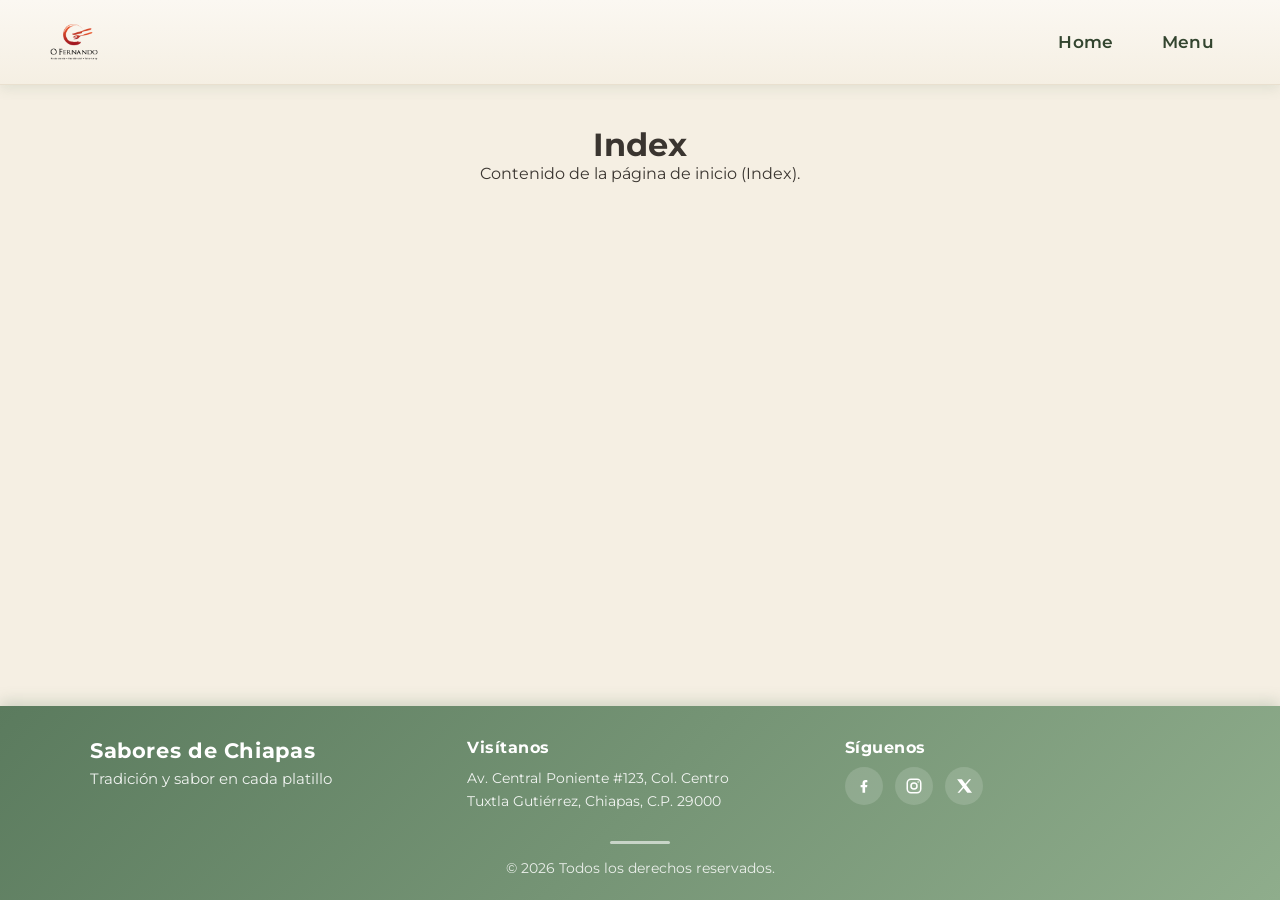
<file: html/index.html>
<!DOCTYPE html>
<html lang="en">
<head>
    <meta charset="UTF-8">
    <meta name="viewport" content="width=device-width, initial-scale=1.0">
    <title>Index</title>
    <link rel="preconnect" href="https://fonts.googleapis.com">
    <link rel="preconnect" href="https://fonts.gstatic.com" crossorigin>
    <link href="https://fonts.googleapis.com/css2?family=Montserrat:wght@400;500;600;700;800&display=swap" rel="stylesheet">
    <link rel="stylesheet" href="../css/styles.css">
</head>
<body>
    <header class="site-header">
        <div class="logo">
            <img src="../assets/Logo.webp" alt="Logo">
        </div>
        <nav class="nav-links">
            <a href="home.html">Home</a>
            <a href="menu.html">Menu</a>
        </nav>
    </header>

    <main class="main-content">
        <h1>Index</h1>
        <p>Contenido de la página de inicio (Index).</p>
    </main>

    <footer class="site-footer">
        <div class="footer-content">
            <div class="footer-col">
                <p class="site-footer__brand">Sabores de Chiapas</p>
                <p class="site-footer__tagline">Tradición y sabor en cada platillo</p>
            </div>
            <div class="footer-col">
                <h4 class="footer-col__title">Visítanos</h4>
                <p class="footer-col__text">
                    Av. Central Poniente #123, Col. Centro<br>
                    Tuxtla Gutiérrez, Chiapas, C.P. 29000
                </p>
            </div>
            <div class="footer-col">
                <h4 class="footer-col__title">Síguenos</h4>
                <div class="footer-social">
                    <a href="#" class="footer-social__link" aria-label="Facebook">
                        <svg viewBox="0 0 24 24" fill="currentColor" aria-hidden="true"><path d="M13.5 21v-7.5H16l.5-3H13.5V8.5c0-.9.2-1.5 1.5-1.5H16.5V4.3C16.2 4.3 15.2 4 14 4c-2.4 0-4 1.5-4 4.2V10.5H7.5V13.5H10V21H13.5Z"/></svg>
                    </a>
                    <a href="#" class="footer-social__link" aria-label="Instagram">
                        <svg viewBox="0 0 24 24" fill="none" stroke="currentColor" stroke-width="2" stroke-linecap="round" stroke-linejoin="round" aria-hidden="true">
                            <rect x="3" y="3" width="18" height="18" rx="5"></rect>
                            <circle cx="12" cy="12" r="4"></circle>
                            <circle cx="17.5" cy="6.5" r="1" fill="currentColor" stroke="none"></circle>
                        </svg>
                    </a>
                    <a href="#" class="footer-social__link" aria-label="X (Twitter)">
                        <svg viewBox="0 0 24 24" fill="currentColor" aria-hidden="true"><path d="M18.9 3H21.5l-6.6 7.6L22.7 21h-6.3l-4.9-6.4L5.9 21H3.3l7-8.1L2.8 3h6.4l4.5 5.9L18.9 3Z"/></svg>
                    </a>
                </div>
            </div>
        </div>
        <hr class="site-footer__divider">
        <p class="site-footer__copy">&copy; 2026 Todos los derechos reservados.</p>
    </footer>
</body>
</html>
</file>
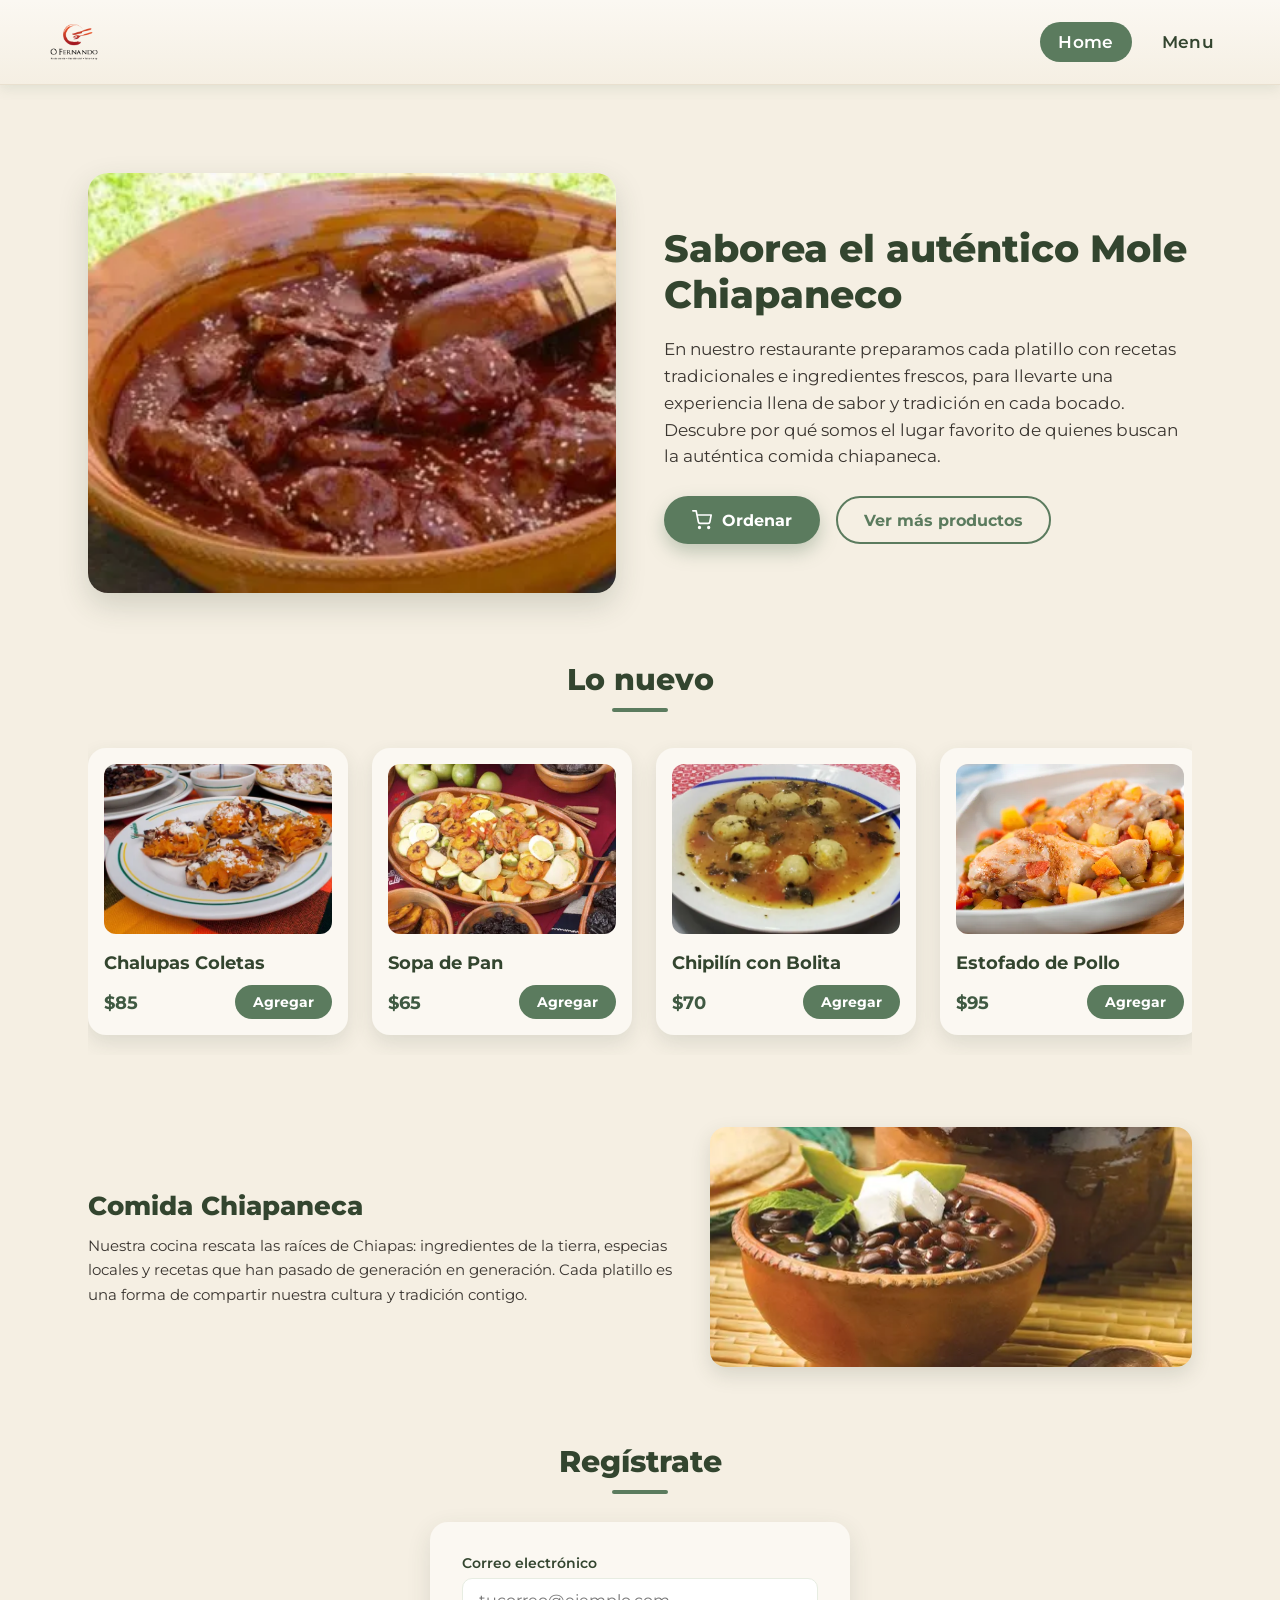
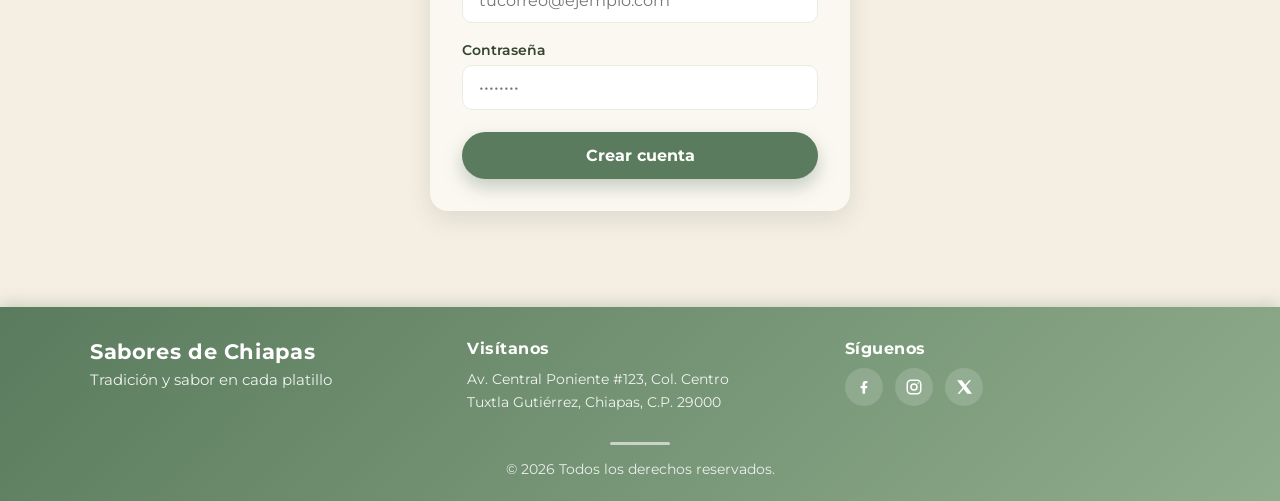
<file: html/home.html>
<!DOCTYPE html>
<html lang="en">
<head>
    <meta charset="UTF-8">
    <meta name="viewport" content="width=device-width, initial-scale=1.0">
    <title>Home</title>
    <link rel="preconnect" href="https://fonts.googleapis.com">
    <link rel="preconnect" href="https://fonts.gstatic.com" crossorigin>
    <link href="https://fonts.googleapis.com/css2?family=Montserrat:wght@400;500;600;700;800&display=swap" rel="stylesheet">
    <link rel="stylesheet" href="../css/styles.css">
</head>
<body>
    <header class="site-header">
        <div class="logo">
            <img src="../assets/Logo.webp" alt="Logo">
        </div>
        <nav class="nav-links">
            <a href="home.html" class="active">Home</a>
            <a href="menu.html">Menu</a>
        </nav>
    </header>

    <main class="main-content">
        <section class="hero">
            <div class="hero__image">
                <img src="../assets/Mole Chiapaneco.webp" alt="Mole Chiapaneco">
            </div>
            <div class="hero__content">
                <h1 class="hero__title">Saborea el auténtico Mole Chiapaneco</h1>
                <p class="hero__text">
                    En nuestro restaurante preparamos cada platillo con recetas tradicionales
                    e ingredientes frescos, para llevarte una experiencia llena de sabor y
                    tradición en cada bocado. Descubre por qué somos el lugar favorito de
                    quienes buscan la auténtica comida chiapaneca.
                </p>
                <div class="hero__actions">
                    <a href="menu.html" class="btn btn--primary">
                        <svg class="btn__icon" viewBox="0 0 24 24" fill="none" stroke="currentColor" stroke-width="2" stroke-linecap="round" stroke-linejoin="round" aria-hidden="true">
                            <circle cx="9" cy="21" r="1"></circle>
                            <circle cx="20" cy="21" r="1"></circle>
                            <path d="M1 1h4l2.68 13.39a2 2 0 0 0 2 1.61h9.72a2 2 0 0 0 2-1.61L23 6H6"></path>
                        </svg>
                        Ordenar
                    </a>
                    <a href="menu.html" class="btn btn--secondary">Ver más productos</a>
                </div>
            </div>
        </section>

        <section class="new-dishes">
            <h2 class="section-title">Lo nuevo</h2>
            <div class="carousel">
                <article class="dish-card">
                    <img class="dish-card__img" src="../assets/Chalupas coletas.webp" alt="Chalupas coletas">
                    <h3 class="dish-card__name">Chalupas Coletas</h3>
                    <div class="dish-card__footer">
                        <span class="dish-card__price">$85</span>
                        <button type="button" class="dish-card__add">Agregar</button>
                    </div>
                </article>

                <article class="dish-card">
                    <img class="dish-card__img" src="../assets/Sopa de pan.webp" alt="Sopa de pan">
                    <h3 class="dish-card__name">Sopa de Pan</h3>
                    <div class="dish-card__footer">
                        <span class="dish-card__price">$65</span>
                        <button type="button" class="dish-card__add">Agregar</button>
                    </div>
                </article>

                <article class="dish-card">
                    <img class="dish-card__img" src="../assets/Chipilín con bolita.webp" alt="Chipilín con bolita">
                    <h3 class="dish-card__name">Chipilín con Bolita</h3>
                    <div class="dish-card__footer">
                        <span class="dish-card__price">$70</span>
                        <button type="button" class="dish-card__add">Agregar</button>
                    </div>
                </article>

                <article class="dish-card">
                    <img class="dish-card__img" src="../assets/Estofado de pollo.webp" alt="Estofado de pollo">
                    <h3 class="dish-card__name">Estofado de Pollo</h3>
                    <div class="dish-card__footer">
                        <span class="dish-card__price">$95</span>
                        <button type="button" class="dish-card__add">Agregar</button>
                    </div>
                </article>
            </div>
        </section>

        <section class="chiapas-section">
            <div class="chiapas-section__content">
                <h3 class="chiapas-section__title">Comida Chiapaneca</h3>
                <p class="chiapas-section__text">
                    Nuestra cocina rescata las raíces de Chiapas: ingredientes de la
                    tierra, especias locales y recetas que han pasado de generación en
                    generación. Cada platillo es una forma de compartir nuestra cultura
                    y tradición contigo.
                </p>
            </div>
            <div class="chiapas-section__image">
                <img src="../assets/gastronomia-de-Chiapas.webp" alt="Gastronomía chiapaneca">
            </div>
        </section>

        <section class="register-section">
            <h2 class="section-title">Regístrate</h2>
            <form class="register-form" action="#" method="post">
                <div class="form-group">
                    <label for="email">Correo electrónico</label>
                    <input type="email" id="email" name="email" placeholder="tucorreo@ejemplo.com" required>
                </div>
                <div class="form-group">
                    <label for="password">Contraseña</label>
                    <input type="password" id="password" name="password" placeholder="••••••••" required>
                </div>
                <button type="submit" class="btn btn--primary register-form__submit">Crear cuenta</button>
            </form>
        </section>
    </main>

    <footer class="site-footer">
        <div class="footer-content">
            <div class="footer-col">
                <p class="site-footer__brand">Sabores de Chiapas</p>
                <p class="site-footer__tagline">Tradición y sabor en cada platillo</p>
            </div>
            <div class="footer-col">
                <h4 class="footer-col__title">Visítanos</h4>
                <p class="footer-col__text">
                    Av. Central Poniente #123, Col. Centro<br>
                    Tuxtla Gutiérrez, Chiapas, C.P. 29000
                </p>
            </div>
            <div class="footer-col">
                <h4 class="footer-col__title">Síguenos</h4>
                <div class="footer-social">
                    <a href="#" class="footer-social__link" aria-label="Facebook">
                        <svg viewBox="0 0 24 24" fill="currentColor" aria-hidden="true"><path d="M13.5 21v-7.5H16l.5-3H13.5V8.5c0-.9.2-1.5 1.5-1.5H16.5V4.3C16.2 4.3 15.2 4 14 4c-2.4 0-4 1.5-4 4.2V10.5H7.5V13.5H10V21H13.5Z"/></svg>
                    </a>
                    <a href="#" class="footer-social__link" aria-label="Instagram">
                        <svg viewBox="0 0 24 24" fill="none" stroke="currentColor" stroke-width="2" stroke-linecap="round" stroke-linejoin="round" aria-hidden="true">
                            <rect x="3" y="3" width="18" height="18" rx="5"></rect>
                            <circle cx="12" cy="12" r="4"></circle>
                            <circle cx="17.5" cy="6.5" r="1" fill="currentColor" stroke="none"></circle>
                        </svg>
                    </a>
                    <a href="#" class="footer-social__link" aria-label="X (Twitter)">
                        <svg viewBox="0 0 24 24" fill="currentColor" aria-hidden="true"><path d="M18.9 3H21.5l-6.6 7.6L22.7 21h-6.3l-4.9-6.4L5.9 21H3.3l7-8.1L2.8 3h6.4l4.5 5.9L18.9 3Z"/></svg>
                    </a>
                </div>
            </div>
        </div>
        <hr class="site-footer__divider">
        <p class="site-footer__copy">&copy; 2026 Todos los derechos reservados.</p>
    </footer>
</body>
</html>
</file>
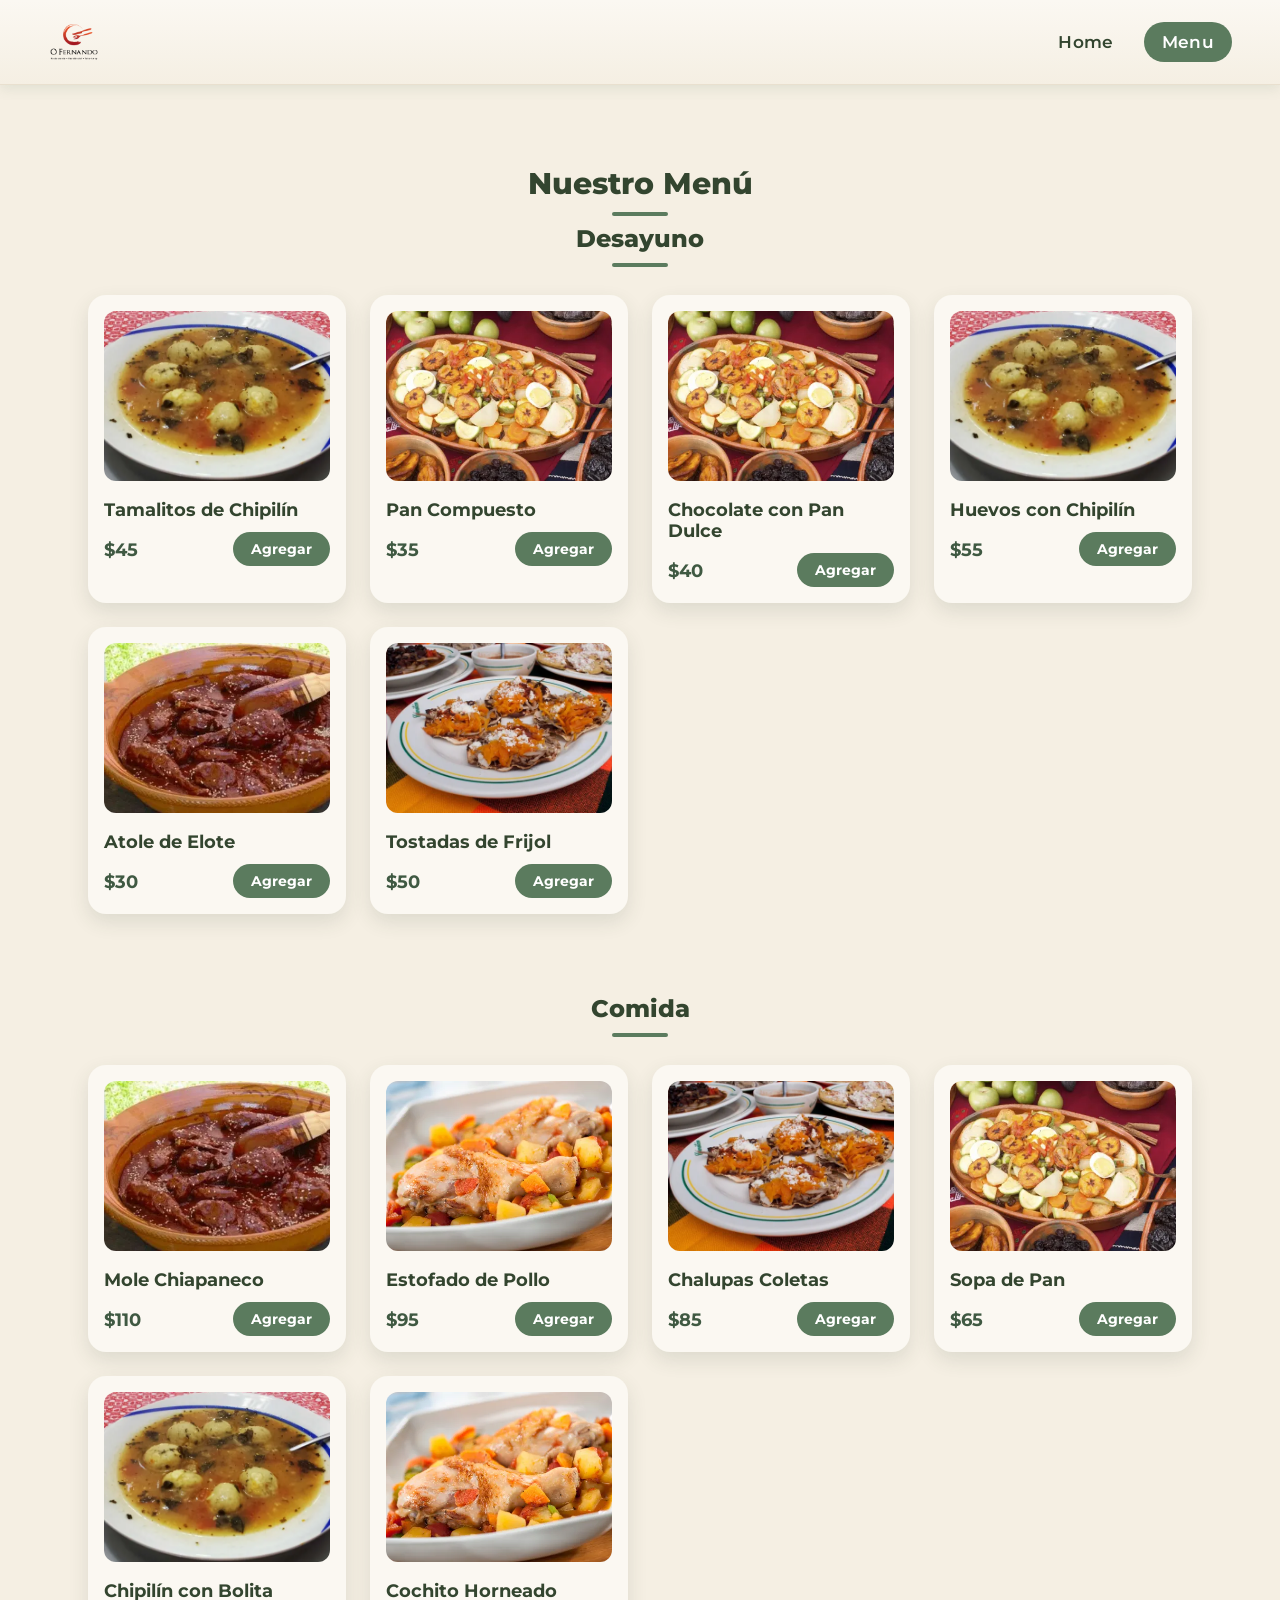
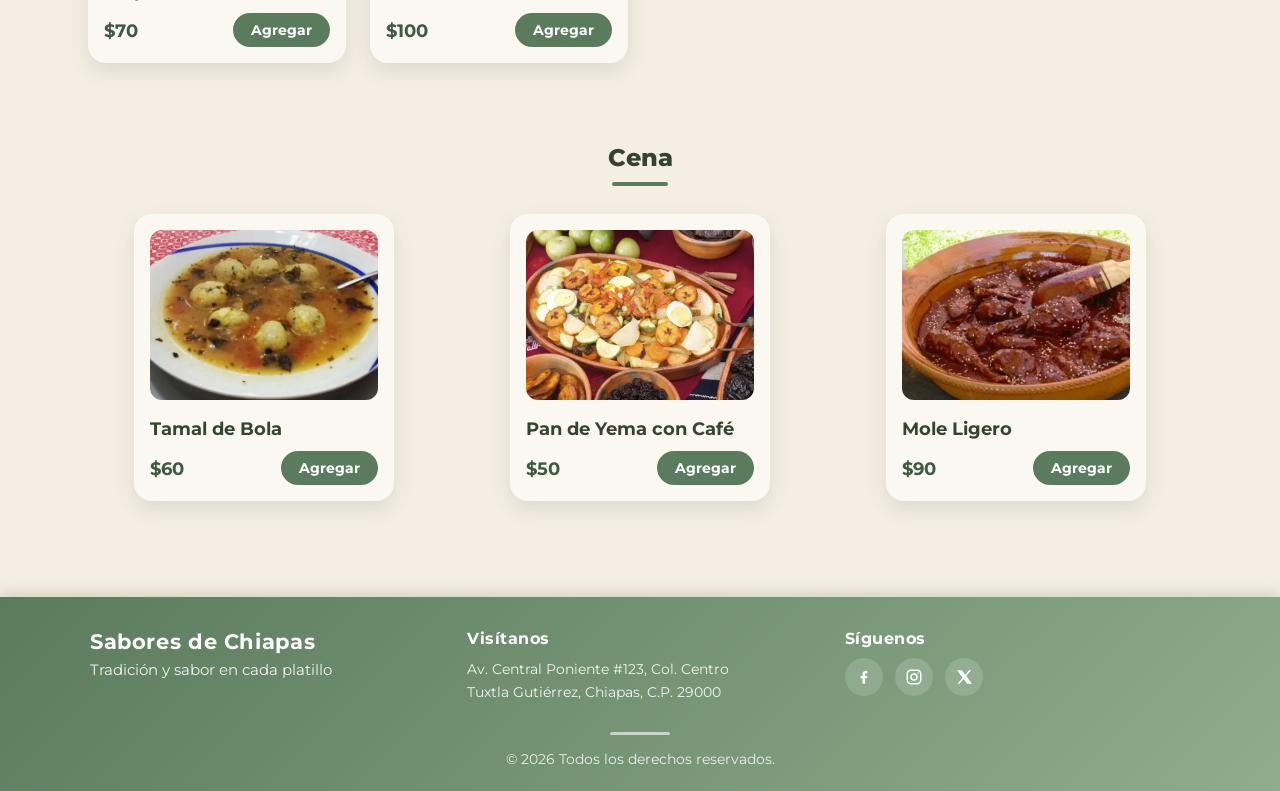
<file: html/menu.html>
<!DOCTYPE html>
<html lang="en">
<head>
    <meta charset="UTF-8">
    <meta name="viewport" content="width=device-width, initial-scale=1.0">
    <title>Menu</title>
    <link rel="preconnect" href="https://fonts.googleapis.com">
    <link rel="preconnect" href="https://fonts.gstatic.com" crossorigin>
    <link href="https://fonts.googleapis.com/css2?family=Montserrat:wght@400;500;600;700;800&display=swap" rel="stylesheet">
    <link rel="stylesheet" href="../css/styles.css">
</head>
<body>
    <header class="site-header">
        <div class="logo">
            <img src="../assets/Logo.webp" alt="Logo">
        </div>
        <nav class="nav-links">
            <a href="home.html">Home</a>
            <a href="menu.html" class="active">Menu</a>
        </nav>
    </header>

    <main class="main-content">
        <h1 class="section-title menu-page-title">Nuestro Menú</h1>

        <section class="menu-section">
            <h2 class="section-title section-title--sub">Desayuno</h2>
            <div class="menu-grid">
                <article class="dish-card">
                    <img class="dish-card__img" src="../assets/Chipilín con bolita.webp" alt="Tamalitos de chipilín">
                    <h3 class="dish-card__name">Tamalitos de Chipilín</h3>
                    <div class="dish-card__footer">
                        <span class="dish-card__price">$45</span>
                        <button type="button" class="dish-card__add">Agregar</button>
                    </div>
                </article>

                <article class="dish-card">
                    <img class="dish-card__img" src="../assets/Sopa de pan.webp" alt="Pan compuesto">
                    <h3 class="dish-card__name">Pan Compuesto</h3>
                    <div class="dish-card__footer">
                        <span class="dish-card__price">$35</span>
                        <button type="button" class="dish-card__add">Agregar</button>
                    </div>
                </article>

                <article class="dish-card">
                    <img class="dish-card__img" src="../assets/Sopa de pan.webp" alt="Chocolate con pan dulce">
                    <h3 class="dish-card__name">Chocolate con Pan Dulce</h3>
                    <div class="dish-card__footer">
                        <span class="dish-card__price">$40</span>
                        <button type="button" class="dish-card__add">Agregar</button>
                    </div>
                </article>

                <article class="dish-card">
                    <img class="dish-card__img" src="../assets/Chipilín con bolita.webp" alt="Huevos con chipilín">
                    <h3 class="dish-card__name">Huevos con Chipilín</h3>
                    <div class="dish-card__footer">
                        <span class="dish-card__price">$55</span>
                        <button type="button" class="dish-card__add">Agregar</button>
                    </div>
                </article>

                <article class="dish-card">
                    <img class="dish-card__img" src="../assets/Mole Chiapaneco.webp" alt="Atole de elote">
                    <h3 class="dish-card__name">Atole de Elote</h3>
                    <div class="dish-card__footer">
                        <span class="dish-card__price">$30</span>
                        <button type="button" class="dish-card__add">Agregar</button>
                    </div>
                </article>

                <article class="dish-card">
                    <img class="dish-card__img" src="../assets/Chalupas coletas.webp" alt="Tostadas de frijol">
                    <h3 class="dish-card__name">Tostadas de Frijol</h3>
                    <div class="dish-card__footer">
                        <span class="dish-card__price">$50</span>
                        <button type="button" class="dish-card__add">Agregar</button>
                    </div>
                </article>
            </div>
        </section>

        <section class="menu-section">
            <h2 class="section-title section-title--sub">Comida</h2>
            <div class="menu-grid">
                <article class="dish-card">
                    <img class="dish-card__img" src="../assets/Mole Chiapaneco.webp" alt="Mole Chiapaneco">
                    <h3 class="dish-card__name">Mole Chiapaneco</h3>
                    <div class="dish-card__footer">
                        <span class="dish-card__price">$110</span>
                        <button type="button" class="dish-card__add">Agregar</button>
                    </div>
                </article>

                <article class="dish-card">
                    <img class="dish-card__img" src="../assets/Estofado de pollo.webp" alt="Estofado de pollo">
                    <h3 class="dish-card__name">Estofado de Pollo</h3>
                    <div class="dish-card__footer">
                        <span class="dish-card__price">$95</span>
                        <button type="button" class="dish-card__add">Agregar</button>
                    </div>
                </article>

                <article class="dish-card">
                    <img class="dish-card__img" src="../assets/Chalupas coletas.webp" alt="Chalupas coletas">
                    <h3 class="dish-card__name">Chalupas Coletas</h3>
                    <div class="dish-card__footer">
                        <span class="dish-card__price">$85</span>
                        <button type="button" class="dish-card__add">Agregar</button>
                    </div>
                </article>

                <article class="dish-card">
                    <img class="dish-card__img" src="../assets/Sopa de pan.webp" alt="Sopa de pan">
                    <h3 class="dish-card__name">Sopa de Pan</h3>
                    <div class="dish-card__footer">
                        <span class="dish-card__price">$65</span>
                        <button type="button" class="dish-card__add">Agregar</button>
                    </div>
                </article>

                <article class="dish-card">
                    <img class="dish-card__img" src="../assets/Chipilín con bolita.webp" alt="Chipilín con bolita">
                    <h3 class="dish-card__name">Chipilín con Bolita</h3>
                    <div class="dish-card__footer">
                        <span class="dish-card__price">$70</span>
                        <button type="button" class="dish-card__add">Agregar</button>
                    </div>
                </article>

                <article class="dish-card">
                    <img class="dish-card__img" src="../assets/Estofado de pollo.webp" alt="Cochito horneado">
                    <h3 class="dish-card__name">Cochito Horneado</h3>
                    <div class="dish-card__footer">
                        <span class="dish-card__price">$100</span>
                        <button type="button" class="dish-card__add">Agregar</button>
                    </div>
                </article>
            </div>
        </section>

        <section class="menu-section">
            <h2 class="section-title section-title--sub">Cena</h2>
            <div class="menu-grid">
                <article class="dish-card">
                    <img class="dish-card__img" src="../assets/Chipilín con bolita.webp" alt="Tamal de bola">
                    <h3 class="dish-card__name">Tamal de Bola</h3>
                    <div class="dish-card__footer">
                        <span class="dish-card__price">$60</span>
                        <button type="button" class="dish-card__add">Agregar</button>
                    </div>
                </article>

                <article class="dish-card">
                    <img class="dish-card__img" src="../assets/Sopa de pan.webp" alt="Pan de yema con café">
                    <h3 class="dish-card__name">Pan de Yema con Café</h3>
                    <div class="dish-card__footer">
                        <span class="dish-card__price">$50</span>
                        <button type="button" class="dish-card__add">Agregar</button>
                    </div>
                </article>

                <article class="dish-card">
                    <img class="dish-card__img" src="../assets/Mole Chiapaneco.webp" alt="Mole ligero">
                    <h3 class="dish-card__name">Mole Ligero</h3>
                    <div class="dish-card__footer">
                        <span class="dish-card__price">$90</span>
                        <button type="button" class="dish-card__add">Agregar</button>
                    </div>
                </article>
            </div>
        </section>
    </main>

    <footer class="site-footer">
        <div class="footer-content">
            <div class="footer-col">
                <p class="site-footer__brand">Sabores de Chiapas</p>
                <p class="site-footer__tagline">Tradición y sabor en cada platillo</p>
            </div>
            <div class="footer-col">
                <h4 class="footer-col__title">Visítanos</h4>
                <p class="footer-col__text">
                    Av. Central Poniente #123, Col. Centro<br>
                    Tuxtla Gutiérrez, Chiapas, C.P. 29000
                </p>
            </div>
            <div class="footer-col">
                <h4 class="footer-col__title">Síguenos</h4>
                <div class="footer-social">
                    <a href="#" class="footer-social__link" aria-label="Facebook">
                        <svg viewBox="0 0 24 24" fill="currentColor" aria-hidden="true"><path d="M13.5 21v-7.5H16l.5-3H13.5V8.5c0-.9.2-1.5 1.5-1.5H16.5V4.3C16.2 4.3 15.2 4 14 4c-2.4 0-4 1.5-4 4.2V10.5H7.5V13.5H10V21H13.5Z"/></svg>
                    </a>
                    <a href="#" class="footer-social__link" aria-label="Instagram">
                        <svg viewBox="0 0 24 24" fill="none" stroke="currentColor" stroke-width="2" stroke-linecap="round" stroke-linejoin="round" aria-hidden="true">
                            <rect x="3" y="3" width="18" height="18" rx="5"></rect>
                            <circle cx="12" cy="12" r="4"></circle>
                            <circle cx="17.5" cy="6.5" r="1" fill="currentColor" stroke="none"></circle>
                        </svg>
                    </a>
                    <a href="#" class="footer-social__link" aria-label="X (Twitter)">
                        <svg viewBox="0 0 24 24" fill="currentColor" aria-hidden="true"><path d="M18.9 3H21.5l-6.6 7.6L22.7 21h-6.3l-4.9-6.4L5.9 21H3.3l7-8.1L2.8 3h6.4l4.5 5.9L18.9 3Z"/></svg>
                    </a>
                </div>
            </div>
        </div>
        <hr class="site-footer__divider">
        <p class="site-footer__copy">&copy; 2026 Todos los derechos reservados.</p>
    </footer>
</body>
</html>
</file>
<file: css/styles.css>
/* Variables */
:root {
    --color-primary: #5B7B5E;
    --color-primary-dark: #3F5942;
    --color-primary-light: #8FAD8C;
    --color-primary-soft: #E7EDE2;
    --color-bg: #F5EFE3;
    --color-surface: #FBF8F2;
    --color-text: #3A3530;
    --color-heading: #33452F;
    --font-family: 'Montserrat', 'Segoe UI', Tahoma, Geneva, Verdana, sans-serif;
}

/* General Reset */
* {
    margin: 0;
    padding: 0;
    box-sizing: border-box;
}

body {
    font-family: var(--font-family);
    color: var(--color-text);
    display: flex;
    flex-direction: column;
    min-height: 100vh;
    background-color: var(--color-bg);
}

/* Header Styles */
.site-header {
    position: sticky;
    top: 0;
    z-index: 100;
    display: flex;
    justify-content: space-between;
    align-items: center;
    padding: 16px 48px;
    background: linear-gradient(180deg, var(--color-surface) 0%, var(--color-bg) 100%);
    box-shadow: 0 4px 12px rgba(91, 123, 94, 0.12);
    border-bottom: 1px solid #e9e0cf;
}

.site-header .logo {
    display: flex;
    align-items: center;
}

.site-header .logo img {
    height: 52px;
    width: auto;
    display: block;
    transition: transform 0.3s ease;
}

.site-header .logo img:hover {
    transform: scale(1.06);
}

.site-header .logo-text {
    font-size: 1.5rem;
    font-weight: bold;
    color: var(--color-primary);
    text-decoration: none;
}

.site-header .nav-links {
    display: flex;
    gap: 12px;
}

.site-header .nav-links a {
    position: relative;
    text-decoration: none;
    color: var(--color-heading);
    font-size: 1.05rem;
    font-weight: 600;
    letter-spacing: 0.02em;
    padding: 10px 18px;
    border-radius: 999px;
    transition: color 0.25s ease, background-color 0.25s ease;
}

.site-header .nav-links a:hover {
    color: var(--color-primary-dark);
    background-color: var(--color-primary-soft);
}

.site-header .nav-links a.active {
    color: #ffffff;
    background-color: var(--color-primary);
}

.main-content {
    flex: 1;
    padding: 40px;
    text-align: center;
}

.site-footer {
    background: linear-gradient(135deg, var(--color-primary) 0%, var(--color-primary-light) 100%);
    color: #ffffff;
    text-align: center;
    padding: 32px 20px 24px;
    margin-top: auto;
    box-shadow: 0 -4px 14px rgba(91, 123, 94, 0.25);
}

.site-footer__brand {
    font-size: 1.3rem;
    font-weight: 700;
    letter-spacing: 0.03em;
    margin-bottom: 6px;
}

.site-footer__tagline {
    font-size: 0.95rem;
    opacity: 0.9;
    margin-bottom: 16px;
}

.site-footer__divider {
    width: 60px;
    height: 3px;
    background-color: rgba(255, 255, 255, 0.6);
    border: none;
    border-radius: 2px;
    margin: 0 auto 16px;
}

.site-footer__copy {
    font-size: 0.85rem;
    opacity: 0.85;
}

/* Hero Section (vista Home) */
.hero {
    display: flex;
    align-items: center;
    gap: 48px;
    padding: 48px;
    text-align: left;
}

.hero__image {
    flex: 1 1 50%;
}

.hero__image img {
    width: 100%;
    height: 420px;
    object-fit: cover;
    border-radius: 20px;
    box-shadow: 0 12px 30px rgba(51, 69, 47, 0.18);
}

.hero__content {
    flex: 1 1 50%;
    display: flex;
    flex-direction: column;
    gap: 18px;
}

.hero__title {
    font-size: 2.4rem;
    font-weight: 800;
    color: var(--color-heading);
    line-height: 1.2;
}

.hero__text {
    font-size: 1.05rem;
    color: var(--color-text);
    line-height: 1.6;
}

.hero__actions {
    display: flex;
    gap: 16px;
    margin-top: 8px;
}

.btn {
    display: inline-flex;
    align-items: center;
    gap: 10px;
    text-decoration: none;
    font-family: var(--font-family);
    font-weight: 700;
    font-size: 1rem;
    padding: 14px 28px;
    border-radius: 999px;
    transition: transform 0.2s ease, box-shadow 0.2s ease, background-color 0.2s ease;
}

.btn__icon {
    width: 20px;
    height: 20px;
    flex-shrink: 0;
}

.btn--primary {
    background-color: var(--color-primary);
    color: #ffffff;
    box-shadow: 0 8px 18px rgba(91, 123, 94, 0.35);
}

.btn--primary:hover {
    background-color: var(--color-primary-dark);
    transform: translateY(-2px);
}

.btn--secondary {
    background-color: transparent;
    color: var(--color-primary);
    border: 2px solid var(--color-primary);
    padding: 12px 26px;
}

.btn--secondary:hover {
    background-color: var(--color-primary-soft);
    transform: translateY(-2px);
}

@media (max-width: 768px) {
    .hero {
        flex-direction: column;
        padding: 32px 24px;
        text-align: center;
    }

    .hero__actions {
        justify-content: center;
    }

    .hero__title {
        font-size: 1.9rem;
    }
}

/* Lo nuevo - Carrusel de platillos */
.new-dishes {
    padding: 16px 48px 56px;
    text-align: left;
}

.section-title {
    font-size: 1.9rem;
    font-weight: 800;
    color: var(--color-heading);
    text-align: center;
    margin-bottom: 8px;
}

.section-title::after {
    content: '';
    display: block;
    width: 56px;
    height: 4px;
    margin: 10px auto 0;
    border-radius: 2px;
    background-color: var(--color-primary);
}

.carousel {
    display: flex;
    gap: 24px;
    margin-top: 28px;
    padding: 8px 4px 20px;
    overflow-x: auto;
    scroll-snap-type: x mandatory;
    scrollbar-width: thin;
    scrollbar-color: var(--color-primary) var(--color-primary-soft);
}

.carousel::-webkit-scrollbar {
    height: 8px;
}

.carousel::-webkit-scrollbar-track {
    background: var(--color-primary-soft);
    border-radius: 4px;
}

.carousel::-webkit-scrollbar-thumb {
    background-color: var(--color-primary);
    border-radius: 4px;
}

.dish-card {
    flex: 0 0 260px;
    scroll-snap-align: start;
    background-color: var(--color-surface);
    border-radius: 18px;
    padding: 16px;
    box-shadow: 0 8px 20px rgba(51, 69, 47, 0.12);
    transition: transform 0.25s ease, box-shadow 0.25s ease;
}

.dish-card:hover {
    transform: translateY(-6px);
    box-shadow: 0 14px 28px rgba(51, 69, 47, 0.18);
}

.dish-card__img {
    width: 100%;
    height: 170px;
    object-fit: cover;
    border-radius: 12px;
    margin-bottom: 14px;
}

.dish-card__name {
    font-size: 1.1rem;
    font-weight: 700;
    color: var(--color-heading);
    margin-bottom: 12px;
}

.dish-card__footer {
    display: flex;
    align-items: center;
    justify-content: space-between;
}

.dish-card__price {
    font-size: 1.1rem;
    font-weight: 700;
    color: var(--color-primary-dark);
}

.dish-card__add {
    font-family: var(--font-family);
    font-weight: 700;
    font-size: 0.9rem;
    color: #ffffff;
    background-color: var(--color-primary);
    border: none;
    cursor: pointer;
    padding: 8px 18px;
    border-radius: 999px;
    transition: background-color 0.2s ease, transform 0.2s ease;
}

.dish-card__add:hover {
    background-color: var(--color-primary-dark);
    transform: translateY(-2px);
}

@media (max-width: 768px) {
    .new-dishes {
        padding: 16px 24px 40px;
    }
}

/* Menú - Grid de platillos */
.menu-page-title {
    padding-top: 40px;
    margin-bottom: 0;
}

.section-title--sub {
    font-size: 1.5rem;
}

.menu-section {
    padding: 24px 48px 56px;
}

.menu-section:first-of-type {
    padding-top: 8px;
}

.menu-grid {
    display: grid;
    grid-template-columns: repeat(auto-fit, minmax(240px, 1fr));
    gap: 24px;
    margin-top: 28px;
    justify-items: center;
}

.menu-grid .dish-card {
    width: 100%;
    max-width: 260px;
    text-align: left;
}

@media (max-width: 768px) {
    .menu-section {
        padding: 24px 24px 40px;
    }
}

.chiapas-section {
    display: flex;
    align-items: center;
    gap: 32px;
    padding: 16px 48px 56px;
    text-align: left;
}

.chiapas-section__content {
    flex: 1 1 55%;
    display: flex;
    flex-direction: column;
    gap: 12px;
}

.chiapas-section__title {
    font-size: 1.6rem;
    font-weight: 800;
    color: var(--color-heading);
    line-height: 1.2;
}

.chiapas-section__text {
    font-size: 0.95rem;
    color: var(--color-text);
    line-height: 1.6;
}

.chiapas-section__image {
    flex: 1 1 45%;
}

.chiapas-section__image img {
    width: 100%;
    height: 240px;
    object-fit: cover;
    border-radius: 16px;
    box-shadow: 0 8px 20px rgba(51, 69, 47, 0.15);
}

@media (max-width: 768px) {
    .chiapas-section {
        flex-direction: column;
        padding: 16px 24px 40px;
        text-align: center;
    }

    .chiapas-section__image img {
        height: 200px;
    }
}

/* Regístrate - formulario */
.register-section {
    padding: 16px 48px 56px;
}

.register-form {
    max-width: 420px;
    margin: 28px auto 0;
    display: flex;
    flex-direction: column;
    gap: 18px;
    background-color: var(--color-surface);
    padding: 32px;
    border-radius: 18px;
    box-shadow: 0 8px 24px rgba(51, 69, 47, 0.12);
    text-align: left;
}

.form-group {
    display: flex;
    flex-direction: column;
    gap: 6px;
}

.form-group label {
    font-size: 0.9rem;
    font-weight: 600;
    color: var(--color-heading);
}

.form-group input {
    font-family: var(--font-family);
    font-size: 1rem;
    padding: 12px 16px;
    border: 1px solid var(--color-primary-soft);
    border-radius: 10px;
    background-color: #ffffff;
    color: var(--color-text);
    transition: border-color 0.2s ease, box-shadow 0.2s ease;
}

.form-group input:focus {
    outline: none;
    border-color: var(--color-primary);
    box-shadow: 0 0 0 3px var(--color-primary-soft);
}

.register-form__submit {
    justify-content: center;
    width: 100%;
    border: none;
    cursor: pointer;
    margin-top: 4px;
}

@media (max-width: 768px) {
    .register-section {
        padding: 16px 24px 40px;
    }

    .register-form {
        padding: 24px;
    }
}

/* Footer - contenido extendido */
.footer-content {
    display: flex;
    flex-wrap: wrap;
    justify-content: space-between;
    gap: 32px;
    max-width: 1100px;
    margin: 0 auto 28px;
    text-align: left;
}

.footer-col {
    flex: 1 1 220px;
}

.footer-col__title {
    font-size: 1rem;
    font-weight: 700;
    letter-spacing: 0.03em;
    margin-bottom: 10px;
}

.footer-col__text {
    font-size: 0.9rem;
    line-height: 1.6;
    opacity: 0.9;
}

.footer-social {
    display: flex;
    gap: 12px;
}

.footer-social__link {
    display: flex;
    align-items: center;
    justify-content: center;
    width: 38px;
    height: 38px;
    border-radius: 50%;
    background-color: rgba(255, 255, 255, 0.15);
    color: #ffffff;
    transition: background-color 0.2s ease, transform 0.2s ease;
}

.footer-social__link svg {
    width: 18px;
    height: 18px;
}

.footer-social__link:hover {
    background-color: rgba(255, 255, 255, 0.3);
    transform: translateY(-2px);
}

@media (max-width: 768px) {
    .footer-content {
        text-align: center;
    }

    .footer-social {
        justify-content: center;
    }
}
</file>
